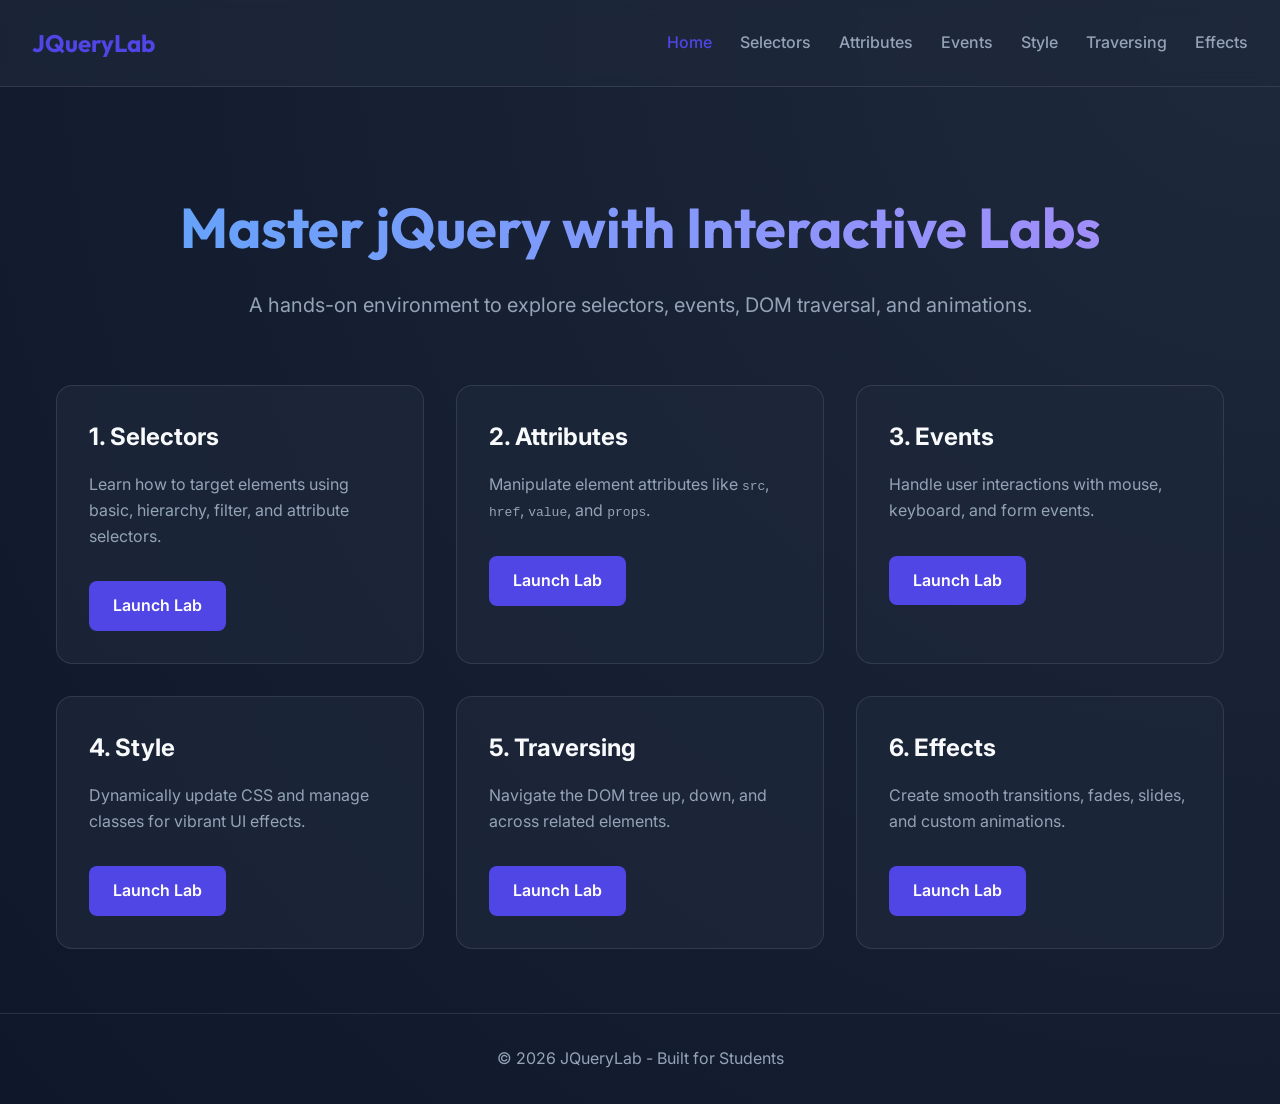
<file: index.html>
<!DOCTYPE html>
<html lang="en">
<head>
    <meta charset="UTF-8">
    <meta name="viewport" content="width=device-width, initial-scale=1.0">
    <title>JQueryLab | Interactive Learning Dashboard</title>
    <link rel="stylesheet" href="styles.css">
    <script src="https://code.jquery.com/jquery-3.7.1.min.js"></script>
</head>
<body>
    <header>
        <div class="logo">
            <h2 style="font-family: 'Outfit', sans-serif; color: var(--primary);">JQueryLab</h2>
        </div>
        <nav>
            <a href="index.html" class="active">Home</a>
            <a href="selectors.html">Selectors</a>
            <a href="attributes.html">Attributes</a>
            <a href="events.html">Events</a>
            <a href="style.html">Style</a>
            <a href="traversing.html">Traversing</a>
            <a href="effects.html">Effects</a>
        </nav>
    </header>

    <main>
        <section class="hero">
            <h1>Master jQuery with Interactive Labs</h1>
            <p style="color: var(--text-muted); font-size: 1.25rem;">A hands-on environment to explore selectors, events, DOM traversal, and animations.</p>
        </section>

        <section class="card-grid">
            <!-- Selectors -->
            <div class="card">
                <h2>1. Selectors</h2>
                <p style="color: var(--text-muted); margin-bottom: 2rem;">Learn how to target elements using basic, hierarchy, filter, and attribute selectors.</p>
                <a href="selectors.html" class="btn">Launch Lab</a>
            </div>

            <!-- Attributes -->
            <div class="card">
                <h2>2. Attributes</h2>
                <p style="color: var(--text-muted); margin-bottom: 2rem;">Manipulate element attributes like <code>src</code>, <code>href</code>, <code>value</code>, and <code>props</code>.</p>
                <a href="attributes.html" class="btn">Launch Lab</a>
            </div>

            <!-- Events -->
            <div class="card">
                <h2>3. Events</h2>
                <p style="color: var(--text-muted); margin-bottom: 2rem;">Handle user interactions with mouse, keyboard, and form events.</p>
                <a href="events.html" class="btn">Launch Lab</a>
            </div>

            <!-- Style -->
            <div class="card">
                <h2>4. Style</h2>
                <p style="color: var(--text-muted); margin-bottom: 2rem;">Dynamically update CSS and manage classes for vibrant UI effects.</p>
                <a href="style.html" class="btn">Launch Lab</a>
            </div>

            <!-- Traversing -->
            <div class="card">
                <h2>5. Traversing</h2>
                <p style="color: var(--text-muted); margin-bottom: 2rem;">Navigate the DOM tree up, down, and across related elements.</p>
                <a href="traversing.html" class="btn">Launch Lab</a>
            </div>

            <!-- Effects -->
            <div class="card">
                <h2>6. Effects</h2>
                <p style="color: var(--text-muted); margin-bottom: 2rem;">Create smooth transitions, fades, slides, and custom animations.</p>
                <a href="effects.html" class="btn">Launch Lab</a>
            </div>
        </section>
    </main>

    <footer style="text-align: center; margin-top: 4rem; padding: 2rem; border-top: 1px solid var(--border); color: var(--text-muted);">
        <p>&copy; 2026 JQueryLab - Built for Students</p>
    </footer>

    <script src="script.js"></script>
</body>
</html>
</file>
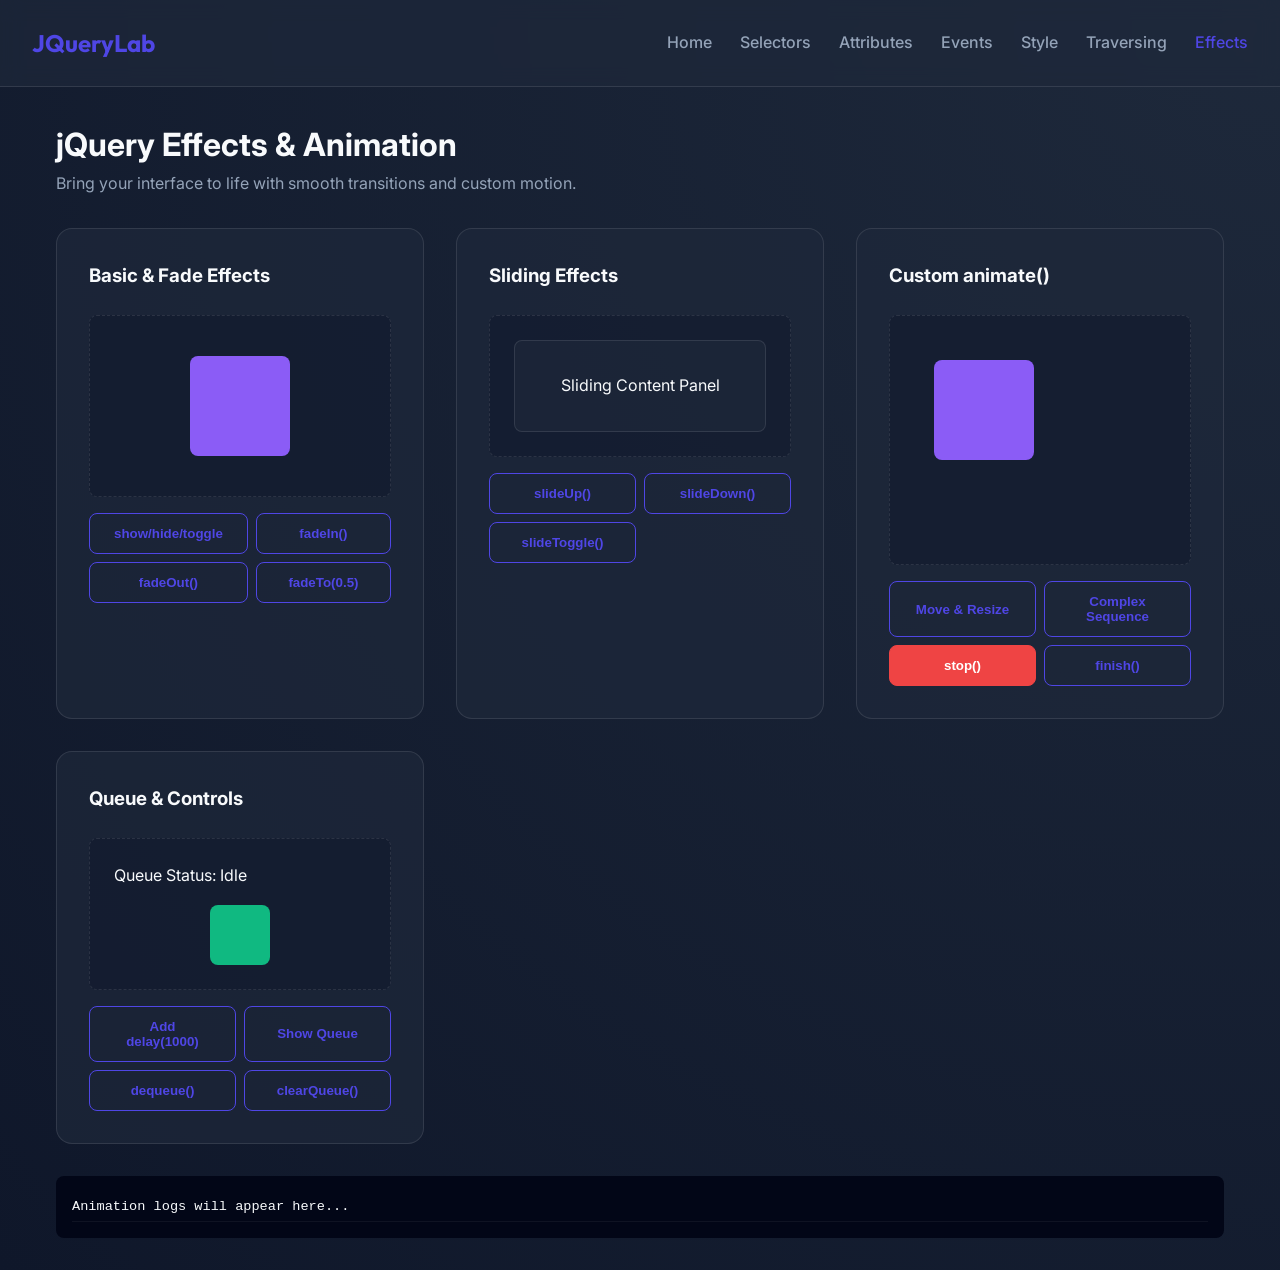
<file: effects.html>
<!DOCTYPE html>
<html lang="en">
<head>
    <meta charset="UTF-8">
    <meta name="viewport" content="width=device-width, initial-scale=1.0">
    <title>Effects | JQueryLab</title>
    <link rel="stylesheet" href="styles.css">
    <script src="https://code.jquery.com/jquery-3.7.1.min.js"></script>
    <style>
        .effect-box {
            width: 100px;
            height: 100px;
            background: var(--accent);
            border-radius: 0.5rem;
            margin: 1rem auto;
            position: relative;
        }
        .anim-area {
            height: 250px;
            border: 1px dashed var(--border);
            position: relative;
            overflow: hidden;
        }
    </style>
</head>
<body>
    <header>
        <div class="logo">
            <h2 style="font-family: 'Outfit', sans-serif; color: var(--primary);">JQueryLab</h2>
        </div>
        <nav>
            <a href="index.html">Home</a>
            <a href="selectors.html">Selectors</a>
            <a href="attributes.html">Attributes</a>
            <a href="events.html">Events</a>
            <a href="style.html">Style</a>
            <a href="traversing.html">Traversing</a>
            <a href="effects.html" class="active">Effects</a>
        </nav>
    </header>

    <main>
        <h1>jQuery Effects & Animation</h1>
        <p style="color: var(--text-muted);">Bring your interface to life with smooth transitions and custom motion.</p>

        <section class="card-grid" style="margin-top: 2rem;">
            <!-- Basic and Fade Effects -->
            <div class="card">
                <h3>Basic & Fade Effects</h3>
                <div class="demo-area" style="text-align: center;">
                    <div id="fade-box" class="effect-box"></div>
                </div>
                <div style="margin-top: 1rem; display: grid; grid-template-columns: repeat(2, 1fr); gap: 0.5rem;">
                    <button class="btn btn-outline" id="btn-toggle-basic">show/hide/toggle</button>
                    <button class="btn btn-outline" id="btn-fade-in">fadeIn()</button>
                    <button class="btn btn-outline" id="btn-fade-out">fadeOut()</button>
                    <button class="btn btn-outline" id="btn-fade-to">fadeTo(0.5)</button>
                </div>
            </div>

            <!-- Sliding Effects -->
            <div class="card">
                <h3>Sliding Effects</h3>
                <div class="demo-area">
                    <div id="slide-panel" style="background: var(--surface); padding: 2rem; border-radius: 0.5rem; border: 1px solid var(--border); text-align: center;">
                        Sliding Content Panel
                    </div>
                </div>
                <div style="margin-top: 1rem; display: grid; grid-template-columns: repeat(2, 1fr); gap: 0.5rem;">
                    <button class="btn btn-outline" id="btn-slide-up">slideUp()</button>
                    <button class="btn btn-outline" id="btn-slide-down">slideDown()</button>
                    <button class="btn btn-outline" id="btn-slide-toggle">slideToggle()</button>
                </div>
            </div>

            <!-- Custom Animation -->
            <div class="card" style="grid-column: span 1;">
                <h3>Custom animate()</h3>
                <div class="demo-area anim-area">
                    <div id="anim-box" class="effect-box" style="margin: 20px;"></div>
                </div>
                <div style="margin-top: 1rem; display: grid; grid-template-columns: repeat(2, 1fr); gap: 0.5rem;">
                    <button class="btn btn-outline" id="btn-move">Move & Resize</button>
                    <button class="btn btn-outline" id="btn-sequence">Complex Sequence</button>
                    <button class="btn btn-outline" id="btn-stop" style="background: var(--danger); border-color: var(--danger); color: white;">stop()</button>
                    <button class="btn btn-outline" id="btn-finish">finish()</button>
                </div>
            </div>

            <!-- Animation Controls -->
            <div class="card">
                <h3>Queue & Controls</h3>
                <div class="demo-area">
                    <p id="queue-status" style="margin-bottom: 1rem;">Queue Status: Idle</p>
                    <div id="control-box" class="effect-box" style="background: var(--success); width: 60px; height: 60px; margin: 0 auto;"></div>
                </div>
                <div style="margin-top: 1rem; display: grid; grid-template-columns: repeat(2, 1fr); gap: 0.5rem;">
                    <button class="btn btn-outline" id="btn-delay">Add delay(1000)</button>
                    <button class="btn btn-outline" id="btn-queue-demo">Show Queue</button>
                    <button class="btn btn-outline" id="btn-dequeue">dequeue()</button>
                    <button class="btn btn-outline" id="btn-clear-queue">clearQueue()</button>
                </div>
            </div>
        </section>

        <div class="log-panel" id="log-list">
            <div class="log-entry">Animation logs will appear here...</div>
        </div>
    </main>

    <script src="script.js"></script>
    <script>
        $(document).ready(function() {
            function logToUI(msg) {
                let logElem = $("#log-list");
                logElem.prepend('<div class="log-entry">[' + new Date().toLocaleTimeString() + '] <span>' + msg + '</span></div>');
            }

            // Basic / Fade
            $("#btn-toggle-basic").on("click", function() {
                $("#fade-box").toggle(500);
                logToUI("toggle(500) triggered.");
            });
            $("#btn-fade-in").on("click", function() {
                $("#fade-box").fadeIn(1000);
                logToUI("fadeIn(1000) triggered.");
            });
            $("#btn-fade-out").on("click", function() {
                $("#fade-box").fadeOut(1000);
                logToUI("fadeOut(1000) triggered.");
            });
            $("#btn-fade-to").on("click", function() {
                $("#fade-box").fadeTo(500, 0.5);
                logToUI("fadeTo(500, 0.5) triggered.");
            });

            // Sliding
            $("#btn-slide-up").on("click", function() {
                $("#slide-panel").slideUp(800);
                logToUI("slideUp(800) triggered.");
            });
            $("#btn-slide-down").on("click", function() {
                $("#slide-panel").slideDown(800);
                logToUI("slideDown(800) triggered.");
            });
            $("#btn-slide-toggle").on("click", function() {
                $("#slide-panel").slideToggle(800);
                logToUI("slideToggle(800) triggered.");
            });

            // Custom animate()
            $("#btn-move").on("click", function() {
                $("#anim-box").animate({
                    left: '+=150px',
                    width: '150px',
                    opacity: 0.5
                }, 1000).animate({
                    left: '0px',
                    width: '100px',
                    opacity: 1
                }, 1000);
                logToUI("animate({left, width, opacity}) initiated.");
            });

            $("#btn-sequence").on("click", function() {
                $("#anim-box")
                    .animate({ top: '100px' }, 1000)
                    .animate({ left: '200px' }, 1000)
                    .animate({ top: '0px' }, 1000)
                    .animate({ left: '0px' }, 1000);
                logToUI("Complex move sequence queued.");
            });

            $("#btn-stop").on("click", function() {
                $("#anim-box").stop();
                logToUI("stop() current animation.");
            });

            $("#btn-finish").on("click", function() {
                $("#anim-box").finish();
                logToUI("finish() jumped to end.");
            });

            // Controls
            $("#btn-delay").on("click", function() {
                $("#control-box")
                    .fadeOut(500)
                    .delay(1000)
                    .fadeIn(500);
                logToUI("Sequence with delay(1000) initiated.");
            });

            $("#btn-queue-demo").on("click", function() {
                let q = $("#anim-box").queue("fx");
                $("#queue-status").text("Queue Length: " + q.length);
                logToUI("Current Animation Queue Length: " + q.length);
            });

            $("#btn-clear-queue").on("click", function() {
                $("#anim-box").clearQueue();
                logToUI("clearQueue() executed.");
            });
        });
    </script>
</body>
</html>
</file>
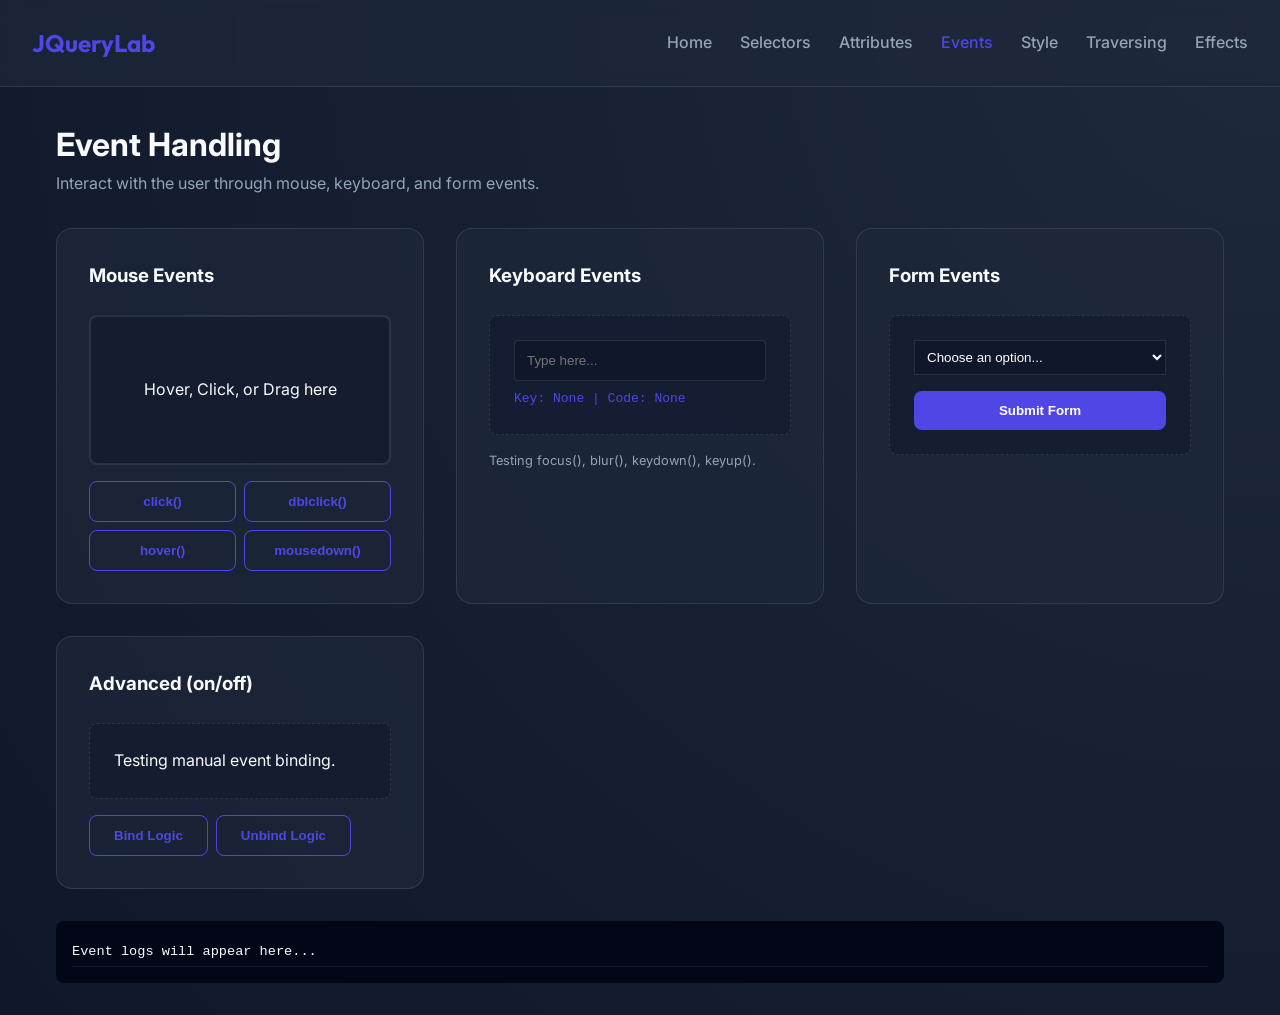
<file: events.html>
<!DOCTYPE html>
<html lang="en">
<head>
    <meta charset="UTF-8">
    <meta name="viewport" content="width=device-width, initial-scale=1.0">
    <title>Events | JQueryLab</title>
    <link rel="stylesheet" href="styles.css">
    <script src="https://code.jquery.com/jquery-3.7.1.min.js"></script>
</head>
<body>
    <header>
        <div class="logo">
            <h2 style="font-family: 'Outfit', sans-serif; color: var(--primary);">JQueryLab</h2>
        </div>
        <nav>
            <a href="index.html">Home</a>
            <a href="selectors.html">Selectors</a>
            <a href="attributes.html">Attributes</a>
            <a href="events.html" class="active">Events</a>
            <a href="style.html">Style</a>
            <a href="traversing.html">Traversing</a>
            <a href="effects.html">Effects</a>
        </nav>
    </header>

    <main>
        <h1>Event Handling</h1>
        <p style="color: var(--text-muted);">Interact with the user through mouse, keyboard, and form events.</p>

        <section class="card-grid" style="margin-top: 2rem;">
            <!-- Mouse Events -->
            <div class="card">
                <h3>Mouse Events</h3>
                <div class="demo-area" id="mouse-demo" style="height: 150px; display: flex; align-items: center; justify-content: center; text-align: center; border-style: solid; border-width: 2px;">
                    <p id="mouse-status">Hover, Click, or Drag here</p>
                </div>
                <div style="margin-top: 1rem; display: grid; grid-template-columns: repeat(2, 1fr); gap: 0.5rem; flex-wrap: wrap;">
                    <button class="btn btn-outline" id="btn-click">click()</button>
                    <button class="btn btn-outline" id="btn-dblclick">dblclick()</button>
                    <button class="btn btn-outline" id="btn-hover">hover()</button>
                    <button class="btn btn-outline" id="btn-mousedown">mousedown()</button>
                </div>
            </div>

            <!-- Keyboard Events -->
            <div class="card">
                <h3>Keyboard Events</h3>
                <div class="demo-area">
                    <input type="text" id="keyboard-input" placeholder="Type here..." style="width: 100%; padding: 0.75rem; border-radius: 0.25rem; border: 1px solid var(--border); background: var(--bg-dark); color: white; margin-bottom: 0.5rem;">
                    <p id="key-status" style="color: var(--primary); font-family: monospace;">Key: None | Code: None</p>
                </div>
                <p style="font-size: 0.8rem; color: var(--text-muted); margin-top: 1rem;">Testing focus(), blur(), keydown(), keyup().</p>
            </div>

            <!-- Form Events -->
            <div class="card">
                <h3>Form Events</h3>
                <form id="demo-form" class="demo-area">
                    <div style="margin-bottom: 1rem;">
                        <select id="form-select" style="width: 100%; padding: 0.5rem; background: var(--bg-dark); color: white; border: 1px solid var(--border);">
                            <option value="none">Choose an option...</option>
                            <option value="apple">Apple</option>
                            <option value="banana">Banana</option>
                        </select>
                    </div>
                    <button type="submit" class="btn" style="width: 100%;">Submit Form</button>
                </form>
                <p id="form-status" style="margin-top: 1rem; font-weight: 600; color: var(--success);"></p>
            </div>

            <!-- on/off demo -->
            <div class="card">
                <h3>Advanced (on/off)</h3>
                <div class="demo-area" id="advanced-demo">
                    <p>Testing manual event binding.</p>
                </div>
                <div style="margin-top: 1rem; display: flex; gap: 0.5rem;">
                    <button class="btn btn-outline" id="btn-bind">Bind Logic</button>
                    <button class="btn btn-outline" id="btn-unbind">Unbind Logic</button>
                </div>
            </div>
        </section>

        <div class="log-panel" id="log-list">
            <div class="log-entry">Event logs will appear here...</div>
        </div>
    </main>

    <script src="script.js"></script>
    <script>
        $(document).ready(function() {
            function logToUI(msg) {
                $("#log-list").prepend('<div class="log-entry">[' + new Date().toLocaleTimeString() + '] <span>' + msg + '</span></div>');
            }

            // Mouse Events
            $("#mouse-demo").on("click", function() { logToUI("Area clicked!"); });
            $("#mouse-demo").on("dblclick", function() { logToUI("Area double clicked!"); });
            $("#mouse-demo").on("mouseenter", function() { 
                $(this).css("border-color", "var(--primary)"); 
                $("#mouse-status").text("Mouse Entered");
                logToUI("Mouse Entered Area");
            });
            $("#mouse-demo").on("mouseleave", function() { 
                $(this).css("border-color", "var(--border)"); 
                $("#mouse-status").text("Mouse Left");
                logToUI("Mouse Left Area");
            });
            $("#mouse-demo").on("mousedown", function() { logToUI("Mouse Down..."); });
            $("#mouse-demo").on("mouseup", function() { logToUI("Mouse Up!"); });

            // Keyboard Events
            $("#keyboard-input").on("keydown", function(e) {
                $("#key-status").text("KeyDown: " + e.key + " | Code: " + e.keyCode);
                logToUI("KeyDown: " + e.key);
            });
            $("#keyboard-input").on("keyup", function(e) {
                logToUI("KeyUp: " + e.key);
            });
            $("#keyboard-input").on("focus", function() {
                $(this).css("background", "rgba(79, 70, 229, 0.1)");
                logToUI("Input Focused");
            });
            $("#keyboard-input").on("blur", function() {
                $(this).css("background", "var(--bg-dark)");
                logToUI("Input Blurred");
            });

            // Form Events
            $("#form-select").on("change", function() {
                logToUI("Selection changed to: " + $(this).val());
            });

            $("#demo-form").on("submit", function(e) {
                e.preventDefault();
                $("#form-status").text("Form submitted successfully!");
                logToUI("Form Submited (Prevented Default)");
                setTimeout(() => $("#form-status").text(""), 2000);
            });

            // on/off demonstration
            let boundLogic = function() {
                logToUI("Dynamic Logic Triggered!");
                $(this).css("background", "var(--accent)");
                setTimeout(() => $(this).css("background", "rgba(15, 23, 42, 0.5)"), 500);
            };

            $("#btn-bind").on("click", function() {
                $("#advanced-demo").on("click", boundLogic);
                logToUI("Logic bound to area above.");
                $(this).text("Bound").removeClass("btn-outline").addClass("btn-success");
            });

            $("#btn-unbind").on("click", function() {
                $("#advanced-demo").off("click", boundLogic);
                logToUI("Logic unbound.");
                $("#btn-bind").text("Bind Logic").addClass("btn-outline").removeClass("btn-success");
            });
        });
    </script>
</body>
</html>
</file>
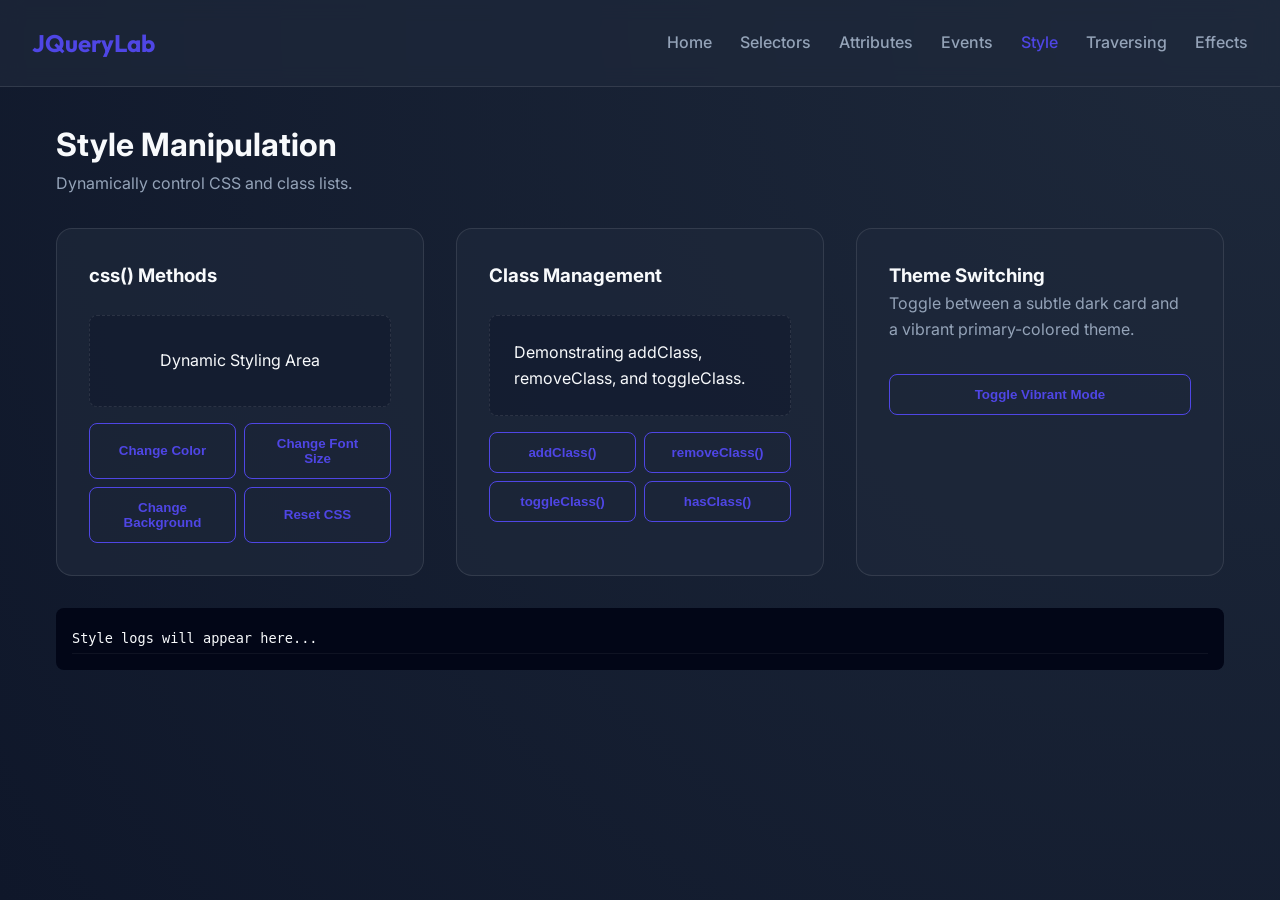
<file: style.html>
<!DOCTYPE html>
<html lang="en">
<head>
    <meta charset="UTF-8">
    <meta name="viewport" content="width=device-width, initial-scale=1.0">
    <title>Style | JQueryLab</title>
    <link rel="stylesheet" href="styles.css">
    <script src="https://code.jquery.com/jquery-3.7.1.min.js"></script>
    <style>
        .highlight-card {
            border: 2px solid var(--primary);
            box-shadow: 0 0 15px rgba(79, 70, 229, 0.4);
            transform: scale(1.02);
            transition: all 0.3s ease;
        }
        .vibrant-theme {
            background-color: #4338ca !important;
            color: #fff !important;
        }
        .vibrant-theme h3 {
            color: #fff !important;
        }
        .vibrant-theme p {
            color: #e0e7ff !important;
        }
    </style>
</head>
<body>
    <header>
        <div class="logo">
            <h2 style="font-family: 'Outfit', sans-serif; color: var(--primary);">JQueryLab</h2>
        </div>
        <nav>
            <a href="index.html">Home</a>
            <a href="selectors.html">Selectors</a>
            <a href="attributes.html">Attributes</a>
            <a href="events.html">Events</a>
            <a href="style.html" class="active">Style</a>
            <a href="traversing.html">Traversing</a>
            <a href="effects.html">Effects</a>
        </nav>
    </header>

    <main>
        <h1>Style Manipulation</h1>
        <p style="color: var(--text-muted);">Dynamically control CSS and class lists.</p>

        <section class="card-grid" style="margin-top: 2rem;">
            <!-- css() -->
            <div class="card" id="css-demo-card">
                <h3>css() Methods</h3>
                <div class="demo-area" id="css-demo-box" style="padding: 2rem; border-radius: 0.5rem; text-align: center;">
                    Dynamic Styling Area
                </div>
                <div style="margin-top: 1rem; display: grid; grid-template-columns: repeat(2, 1fr); gap: 0.5rem; flex-wrap: wrap;">
                    <button class="btn btn-outline" id="btn-color">Change Color</button>
                    <button class="btn btn-outline" id="btn-font">Change Font Size</button>
                    <button class="btn btn-outline" id="btn-bg">Change Background</button>
                    <button class="btn btn-outline" id="btn-reset">Reset CSS</button>
                </div>
            </div>

            <!-- Class Methods -->
            <div class="card" id="class-demo-card">
                <h3>Class Management</h3>
                <div class="demo-area" id="class-demo-box" style="padding: 1.5rem; margin-bottom: 1rem;">
                    Demonstrating addClass, removeClass, and toggleClass.
                </div>
                <div style="margin-top: 1rem; display: grid; grid-template-columns: repeat(2, 1fr); gap: 0.5rem; flex-wrap: wrap;">
                    <button class="btn btn-outline" id="btn-add">addClass()</button>
                    <button class="btn btn-outline" id="btn-remove">removeClass()</button>
                    <button class="btn btn-outline" id="btn-toggle">toggleClass()</button>
                    <button class="btn btn-outline" id="btn-check">hasClass()</button>
                </div>
            </div>

            <!-- Theme Toggling -->
            <div class="card" id="theme-demo-card">
                <h3>Theme Switching</h3>
                <p style="margin-bottom: 2rem; color: var(--text-muted);">Toggle between a subtle dark card and a vibrant primary-colored theme.</p>
                <div style="margin-top: 1rem;">
                    <button class="btn btn-outline" id="btn-theme-toggle" style="width: 100%;">Toggle Vibrant Mode</button>
                </div>
                <p id="theme-status" style="margin-top: 1rem; font-size: 0.85rem;"></p>
            </div>
        </section>

        <div class="log-panel" id="log-list">
            <div class="log-entry">Style logs will appear here...</div>
        </div>
    </main>

    <script src="script.js"></script>
    <script>
        $(document).ready(function() {
            function logToUI(msg) {
                $("#log-list").prepend('<div class="log-entry">[' + new Date().toLocaleTimeString() + '] <span>' + msg + '</span></div>');
            }

            // css() methods
            $("#btn-color").on("click", function() {
                $("#css-demo-box").css("color", "var(--accent)");
                logToUI("Applied css('color', 'var(--accent)')");
            });
            $("#btn-font").on("click", function() {
                $("#css-demo-box").css("font-size", "1.5rem");
                logToUI("Applied css('font-size', '1.5rem')");
            });
            $("#btn-bg").on("click", function() {
                $("#css-demo-box").css("background-color", "rgba(79, 70, 229, 0.2)");
                logToUI("Applied css('background-color', 'rgba(79, 70, 229, 0.2)')");
            });
            $("#btn-reset").on("click", function() {
                $("#css-demo-box").attr("style", "");
                logToUI("Reset CSS style attribute.");
            });

            // Class Management
            $("#btn-add").on("click", function() {
                $("#class-demo-box").addClass("highlight-card");
                logToUI("Executed addClass('highlight-card')");
            });
            $("#btn-remove").on("click", function() {
                $("#class-demo-box").removeClass("highlight-card");
                logToUI("Executed removeClass('highlight-card')");
            });
            $("#btn-toggle").on("click", function() {
                $("#class-demo-box").toggleClass("highlight-card");
                logToUI("Executed toggleClass('highlight-card')");
            });
            $("#btn-check").on("click", function() {
                let has = $("#class-demo-box").hasClass("highlight-card");
                $("#theme-status").text("Has Highlight Class: " + has);
                logToUI("Checking hasClass('highlight-card'): " + has);
            });

            // Theme switching
            $("#btn-theme-toggle").on("click", function() {
                $("#theme-demo-card").toggleClass("vibrant-theme");
                logToUI("Toggled 'vibrant-theme' on Theme Card");
            });
        });
    </script>
</body>
</html>
</file>
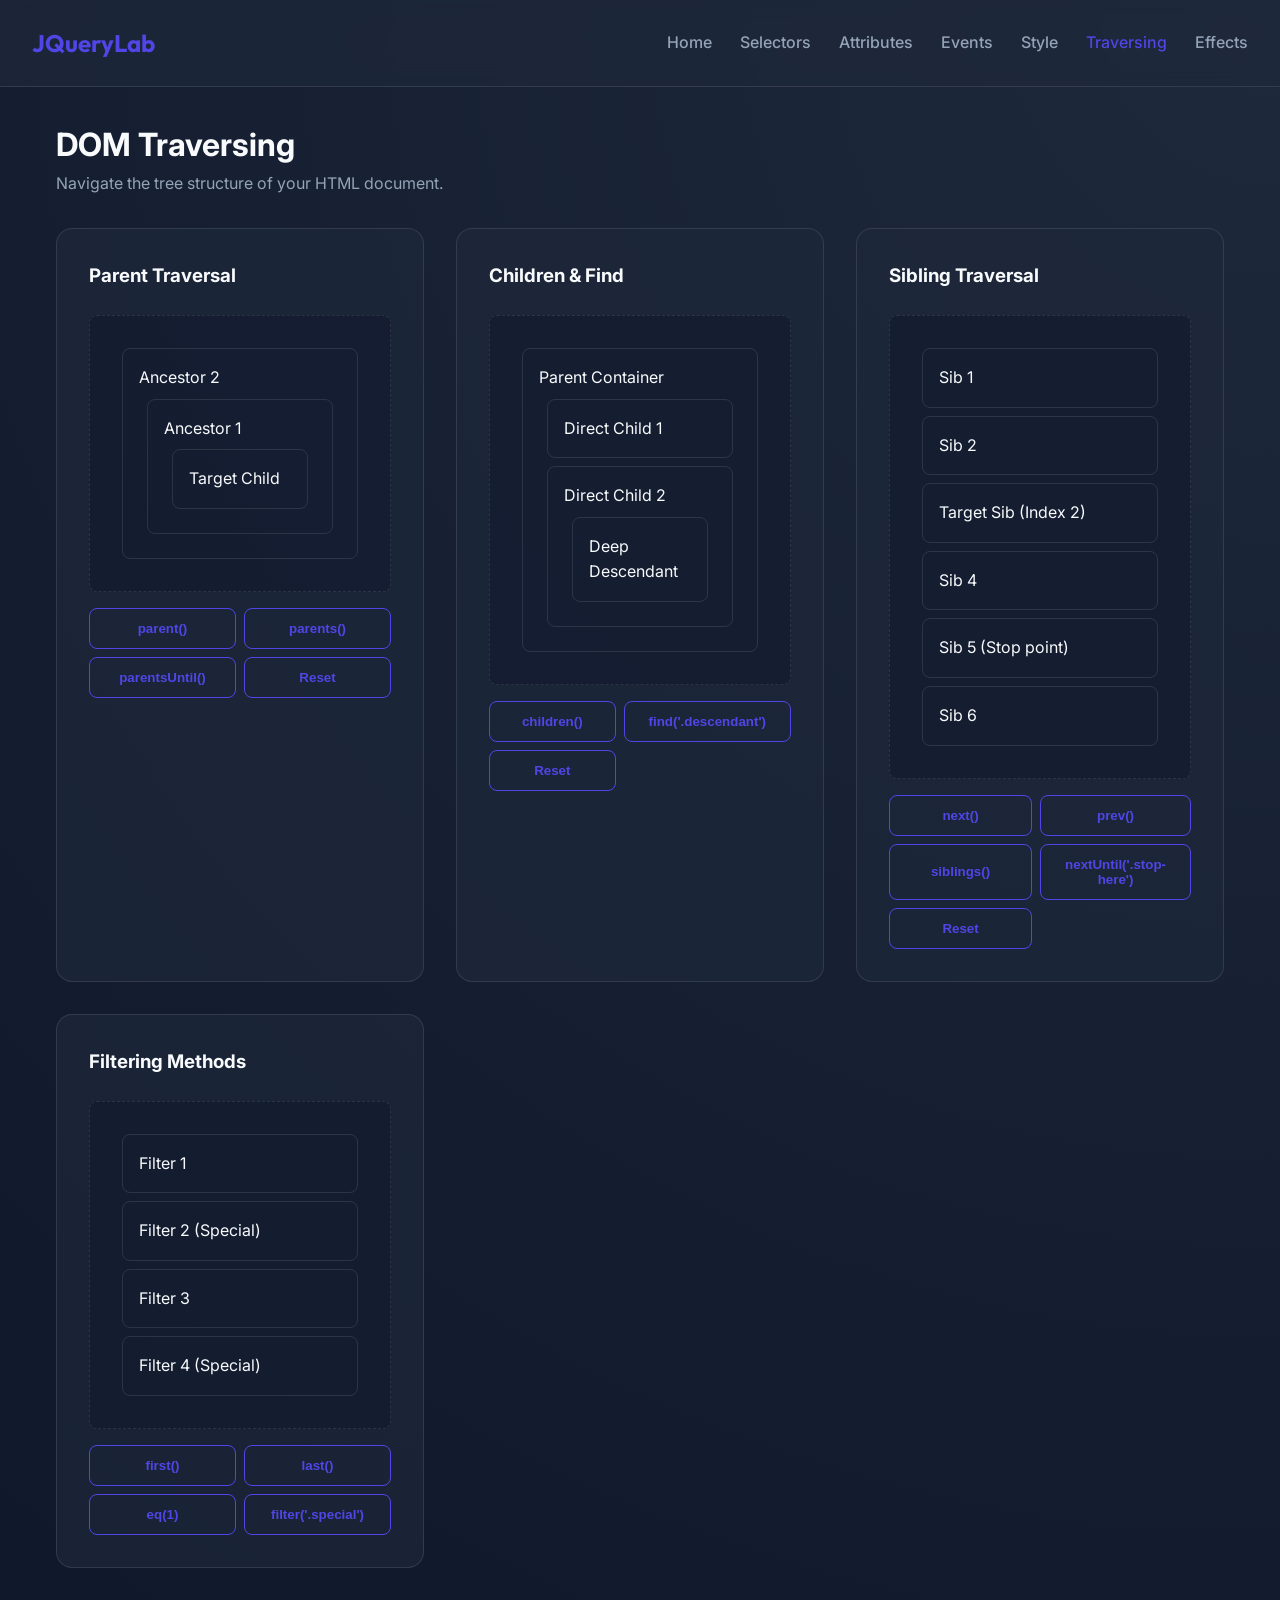
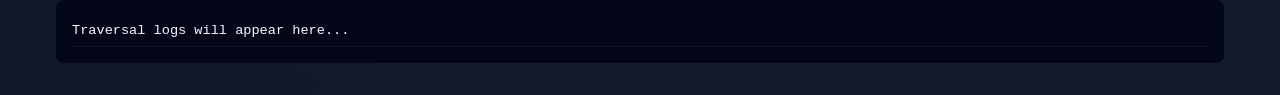
<file: traversing.html>
<!DOCTYPE html>
<html lang="en">
<head>
    <meta charset="UTF-8">
    <meta name="viewport" content="width=device-width, initial-scale=1.0">
    <title>Traversing | JQueryLab</title>
    <link rel="stylesheet" href="styles.css">
    <script src="https://code.jquery.com/jquery-3.7.1.min.js"></script>
    <style>
        .traversal-box {
            padding: 1rem;
            border: 1px solid var(--border);
            border-radius: 0.5rem;
            margin: 0.5rem;
        }
        .highlight {
            background-color: var(--primary) !important;
            color: #fff !important;
            border-color: #fff !important;
        }
    </style>
</head>
<body>
    <header>
        <div class="logo">
            <h2 style="font-family: 'Outfit', sans-serif; color: var(--primary);">JQueryLab</h2>
        </div>
        <nav>
            <a href="index.html">Home</a>
            <a href="selectors.html">Selectors</a>
            <a href="attributes.html">Attributes</a>
            <a href="events.html">Events</a>
            <a href="style.html">Style</a>
            <a href="traversing.html" class="active">Traversing</a>
            <a href="effects.html">Effects</a>
        </nav>
    </header>

    <main>
        <h1>DOM Traversing</h1>
        <p style="color: var(--text-muted);">Navigate the tree structure of your HTML document.</p>

        <section class="card-grid" style="margin-top: 2rem;">
            <!-- Parent Traversal -->
            <div class="card">
                <h3>Parent Traversal</h3>
                <div class="demo-area" id="parent-demo-area">
                    <div class="traversal-box ancestor-2">
                        Ancestor 2
                        <div class="traversal-box ancestor-1">
                            Ancestor 1
                            <div class="traversal-box target-child">Target Child</div>
                        </div>
                    </div>
                </div>
                <div style="margin-top: 1rem; display: grid; grid-template-columns: repeat(2, 1fr); gap: 0.5rem;">
                    <button class="btn btn-outline" id="btn-parent">parent()</button>
                    <button class="btn btn-outline" id="btn-parents">parents()</button>
                    <button class="btn btn-outline" id="btn-parents-until">parentsUntil()</button>
                    <button class="btn btn-outline" id="btn-reset-parents">Reset</button>
                </div>
            </div>

            <!-- Children Traversal -->
            <div class="card">
                <h3>Children & Find</h3>
                <div class="demo-area" id="children-demo-area">
                    <div class="traversal-box parent-container">
                        Parent Container
                        <div class="traversal-box direct-child">Direct Child 1</div>
                        <div class="traversal-box direct-child">Direct Child 2
                            <div class="traversal-box descendant">Deep Descendant</div>
                        </div>
                    </div>
                </div>
                <div style="margin-top: 1rem; display: grid; grid-template-columns: repeat(2, 1fr); gap: 0.5rem;">
                    <button class="btn btn-outline" id="btn-children">children()</button>
                    <button class="btn btn-outline" id="btn-find">find('.descendant')</button>
                    <button class="btn btn-outline" id="btn-reset-children">Reset</button>
                </div>
            </div>

            <!-- Sibling Traversal -->
            <div class="card">
                <h3>Sibling Traversal</h3>
                <div class="demo-area" id="sibling-demo-area">
                    <div class="traversal-box sib">Sib 1</div>
                    <div class="traversal-box sib">Sib 2</div>
                    <div class="traversal-box sib target-sib">Target Sib (Index 2)</div>
                    <div class="traversal-box sib">Sib 4</div>
                    <div class="traversal-box sib stop-here">Sib 5 (Stop point)</div>
                    <div class="traversal-box sib">Sib 6</div>
                </div>
                <div style="margin-top: 1rem; display: grid; grid-template-columns: repeat(2, 1fr); gap: 0.5rem;">
                    <button class="btn btn-outline" id="btn-next">next()</button>
                    <button class="btn btn-outline" id="btn-prev">prev()</button>
                    <button class="btn btn-outline" id="btn-siblings">siblings()</button>
                    <button class="btn btn-outline" id="btn-nextuntil">nextUntil('.stop-here')</button>
                    <button class="btn btn-outline" id="btn-reset-siblings">Reset</button>
                </div>
            </div>

            <!-- Filtering Methods -->
            <div class="card">
                <h3>Filtering Methods</h3>
                <div class="demo-area" id="filter-demo-area">
                    <div class="traversal-box fil">Filter 1</div>
                    <div class="traversal-box fil special">Filter 2 (Special)</div>
                    <div class="traversal-box fil">Filter 3</div>
                    <div class="traversal-box fil special">Filter 4 (Special)</div>
                </div>
                <div style="margin-top: 1rem; display: grid; grid-template-columns: repeat(2, 1fr); gap: 0.5rem;">
                    <button class="btn btn-outline" id="btn-first">first()</button>
                    <button class="btn btn-outline" id="btn-last">last()</button>
                    <button class="btn btn-outline" id="btn-eq">eq(1)</button>
                    <button class="btn btn-outline" id="btn-filter">filter('.special')</button>
                </div>
            </div>
        </section>

        <div class="log-panel" id="log-list">
            <div class="log-entry">Traversal logs will appear here...</div>
        </div>
    </main>

    <script src="script.js"></script>
    <script>
        $(document).ready(function() {
            function logToUI(msg) {
                $("#log-list").prepend('<div class="log-entry">[' + new Date().toLocaleTimeString() + '] <span>' + msg + '</span></div>');
            }

            function clearHighlights() {
                $(".traversal-box").removeClass("highlight");
            }

            // Parent Traversal
            $("#btn-parent").on("click", function() {
                clearHighlights();
                $(".target-child").parent().addClass("highlight");
                logToUI("Executed parent() on target child.");
            });
            $("#btn-parents").on("click", function() {
                clearHighlights();
                $(".target-child").parents(".traversal-box").addClass("highlight");
                logToUI("Executed parents() on target child.");
            });
            $("#btn-parents-until").on("click", function() {
                clearHighlights();
                $(".target-child").parentsUntil(".ancestor-2").addClass("highlight");
                logToUI("Executed parentsUntil('.ancestor-2')");
            });
            $("#btn-reset-parents").on("click", clearHighlights);

            // Children Traversal
            $("#btn-children").on("click", function() {
                clearHighlights();
                $(".parent-container").children().addClass("highlight");
                logToUI("Executed children() on parent container.");
            });
            $("#btn-find").on("click", function() {
                clearHighlights();
                $(".parent-container").find(".descendant").addClass("highlight");
                logToUI("Executed find('.descendant') on parent container.");
            });
            $("#btn-reset-children").on("click", clearHighlights);

            // Sibling Traversal
            $("#btn-next").on("click", function() {
                clearHighlights();
                $(".target-sib").next().addClass("highlight");
                logToUI("Executed next() on target sibling.");
            });
            $("#btn-prev").on("click", function() {
                clearHighlights();
                $(".target-sib").prev().addClass("highlight");
                logToUI("Executed prev() on target sibling.");
            });
            $("#btn-siblings").on("click", function() {
                clearHighlights();
                $(".target-sib").siblings().addClass("highlight");
                logToUI("Executed siblings() on target sibling.");
            });
            $("#btn-nextuntil").on("click", function() {
                clearHighlights();
                $(".target-sib").nextUntil(".stop-here").addClass("highlight");
                logToUI("Executed nextUntil('.stop-here')");
            });
            $("#btn-reset-siblings").on("click", clearHighlights);

            // Filtering
            $("#btn-first").on("click", function() {
                clearHighlights();
                $(".fil").first().addClass("highlight");
                logToUI("Executed first()");
            });
            $("#btn-last").on("click", function() {
                clearHighlights();
                $(".fil").last().addClass("highlight");
                logToUI("Executed last()");
            });
            $("#btn-eq").on("click", function() {
                clearHighlights();
                $(".fil").eq(1).addClass("highlight");
                logToUI("Executed eq(1)");
            });
            $("#btn-filter").on("click", function() {
                clearHighlights();
                $(".fil").filter(".special").addClass("highlight");
                logToUI("Executed filter('.special')");
            });
        });
    </script>
</body>
</html>
</file>
<file: styles.css>
@import url('https://fonts.googleapis.com/css2?family=Inter:ital,opsz,wght@0,14..32,100..900;1,14..32,100..900&family=Outfit:wght@100..900&display=swap');

:root {
    --primary: #4f46e5;
    --primary-hover: #4338ca;
    --bg-dark: #0f172a;
    --surface: rgba(30, 41, 59, 0.7);
    --border: rgba(255, 255, 255, 0.1);
    --text-main: #f8fafc;
    --text-muted: #94a3b8;
    --accent: #8b5cf6;
    --success: #10b981;
    --danger: #ef4444;
}

* {
    box-sizing: border-box;
    margin: 0;
    padding: 0;
}

body {
    font-family: 'Inter', sans-serif;
    background-color: var(--bg-dark);
    color: var(--text-main);
    line-height: 1.6;
    background: radial-gradient(circle at top right, #1e293b, #0f172a);
    min-height: 100vh;
}

header {
    background: var(--surface);
    backdrop-filter: blur(10px);
    padding: 1.5rem 2rem;
    position: sticky;
    top: 0;
    z-index: 1000;
    border-bottom: 1px solid var(--border);
    display: flex;
    justify-content: space-between;
    align-items: center;
}

nav a {
    color: var(--text-muted);
    text-decoration: none;
    margin-left: 1.5rem;
    font-weight: 500;
    transition: color 0.3s ease;
}

nav a:hover, nav a.active {
    color: var(--primary);
}

main {
    max-width: 1200px;
    margin: 2rem auto;
    padding: 0 1rem;
}

.hero {
    text-align: center;
    padding: 4rem 1rem;
}

.hero h1 {
    font-family: 'Outfit', sans-serif;
    font-size: 3.5rem;
    background: linear-gradient(to right, #60a5fa, #a78bfa);
    -webkit-background-clip: text;
    background-clip: text;
    -webkit-text-fill-color: transparent;
    margin-bottom: 1rem;
}

.card-grid {
    display: grid;
    grid-template-columns: repeat(auto-fit, minmax(300px, 1fr));
    gap: 2rem;
}

.card {
    background: var(--surface);
    border: 1px solid var(--border);
    border-radius: 1rem;
    padding: 2rem;
    transition: transform 0.3s ease, border-color 0.3s ease;
}

.card:hover {
    transform: translateY(-5px);
    border-color: var(--primary);
}

.card h2 {
    margin-bottom: 1rem;
    color: var(--text-main);
}

.btn {
    display: inline-block;
    background: var(--primary);
    color: white;
    padding: 0.75rem 1.5rem;
    border-radius: 0.5rem;
    text-decoration: none;
    font-weight: 600;
    border: none;
    cursor: pointer;
    transition: background 0.3s ease;
}

.btn:hover {
    background: var(--primary-hover);
}

.btn-outline {
    background: transparent;
    border: 1px solid var(--primary);
    color: var(--primary);
}

.btn-outline:hover {
    background: var(--primary);
    color: white;
}

.demo-area {
    background: rgba(15, 23, 42, 0.5);
    border-radius: 0.5rem;
    padding: 1.5rem;
    margin-top: 1.5rem;
    border: 1px dashed var(--border);
}

.log-panel {
    margin-top: 2rem;
    font-family: 'Fira Code', monospace;
    font-size: 0.85rem;
    background: #020617;
    padding: 1rem;
    border-radius: 0.5rem;
    max-height: 200px;
    overflow-y: auto;
}

.log-entry {
    border-bottom: 1px solid rgba(255, 255, 255, 0.05);
    padding: 0.25rem 0;
}

.log-entry span {
    color: var(--primary);
}

/* Specific demo classes */
.highlight { border: 2px solid var(--primary); box-shadow: 0 0 10px var(--primary); }
.box { width: 100px; height: 100px; background: var(--accent); border-radius: 0.5rem; position: relative; }
.parent, .child, .sibling { padding: 1.5rem; border: 1px solid var(--border); border-radius: 0.5rem; margin: 0.5rem 0; }
.selected { background: rgba(79, 70, 229, 0.2); border: 2px solid var(--primary); }
</file>
